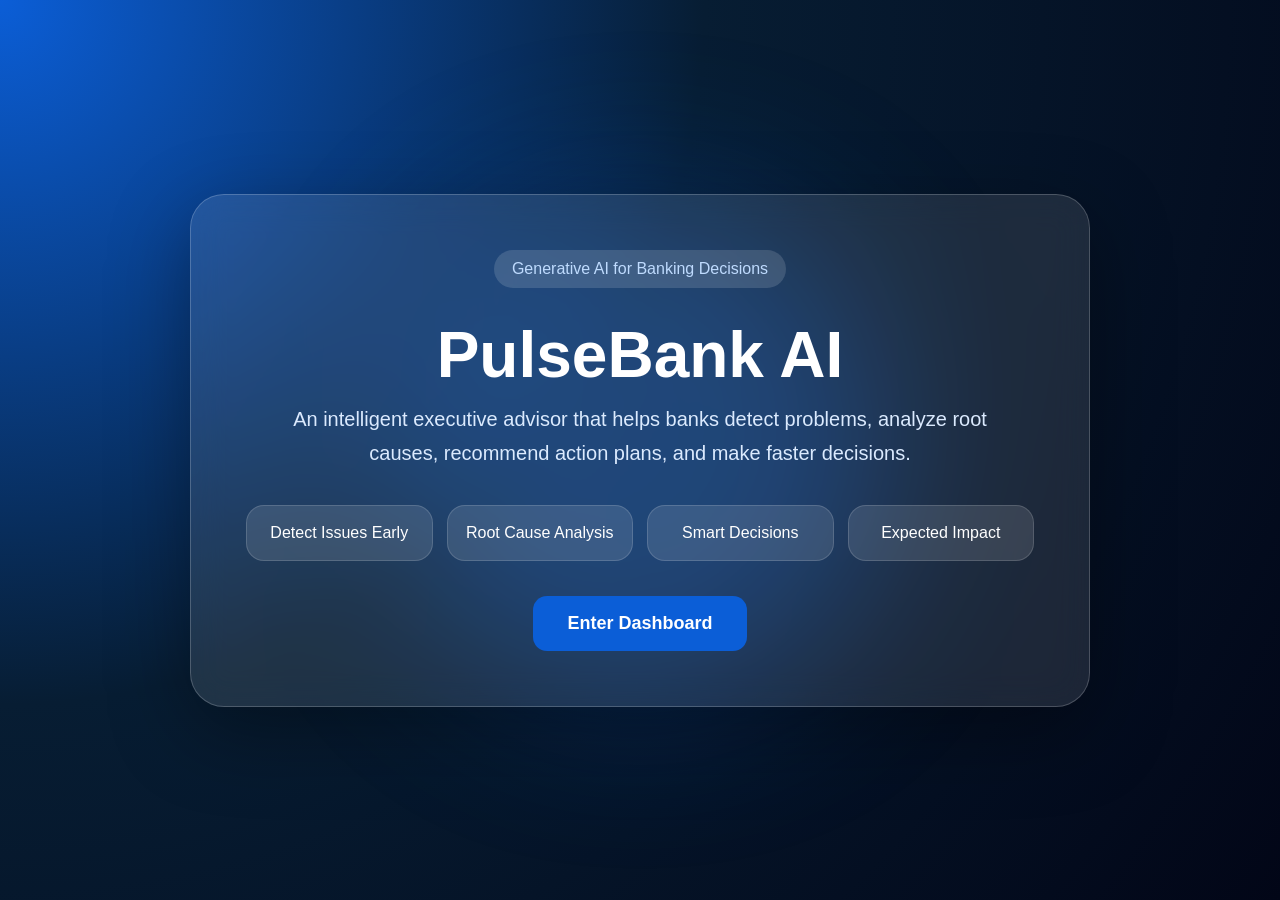
<file: index.html>
<!DOCTYPE html>
<html lang="en">
<head>
  <meta charset="UTF-8" />
  <meta name="viewport" content="width=device-width, initial-scale=1.0" />
  <title>PulseBank AI</title>
  <link rel="stylesheet" href="css/style.css" />
</head>
<body class="home-body">

<section class="home-page">
  <div class="home-bg"></div>

  <div class="home-card">
    <div class="badge">Generative AI for Banking Decisions</div>
    <h1>PulseBank AI</h1>
    <p>
      An intelligent executive advisor that helps banks detect problems,
      analyze root causes, recommend action plans, and make faster decisions.
    </p>

    <div class="home-features">
      <div> Detect Issues Early</div>
      <div> Root Cause Analysis</div>
      <div> Smart Decisions</div>
      <div> Expected Impact</div>
    </div>

    <a class="enter-btn" href="dashboard.html">Enter Dashboard</a>
  </div>
</section>

</body>
</html>
</file>
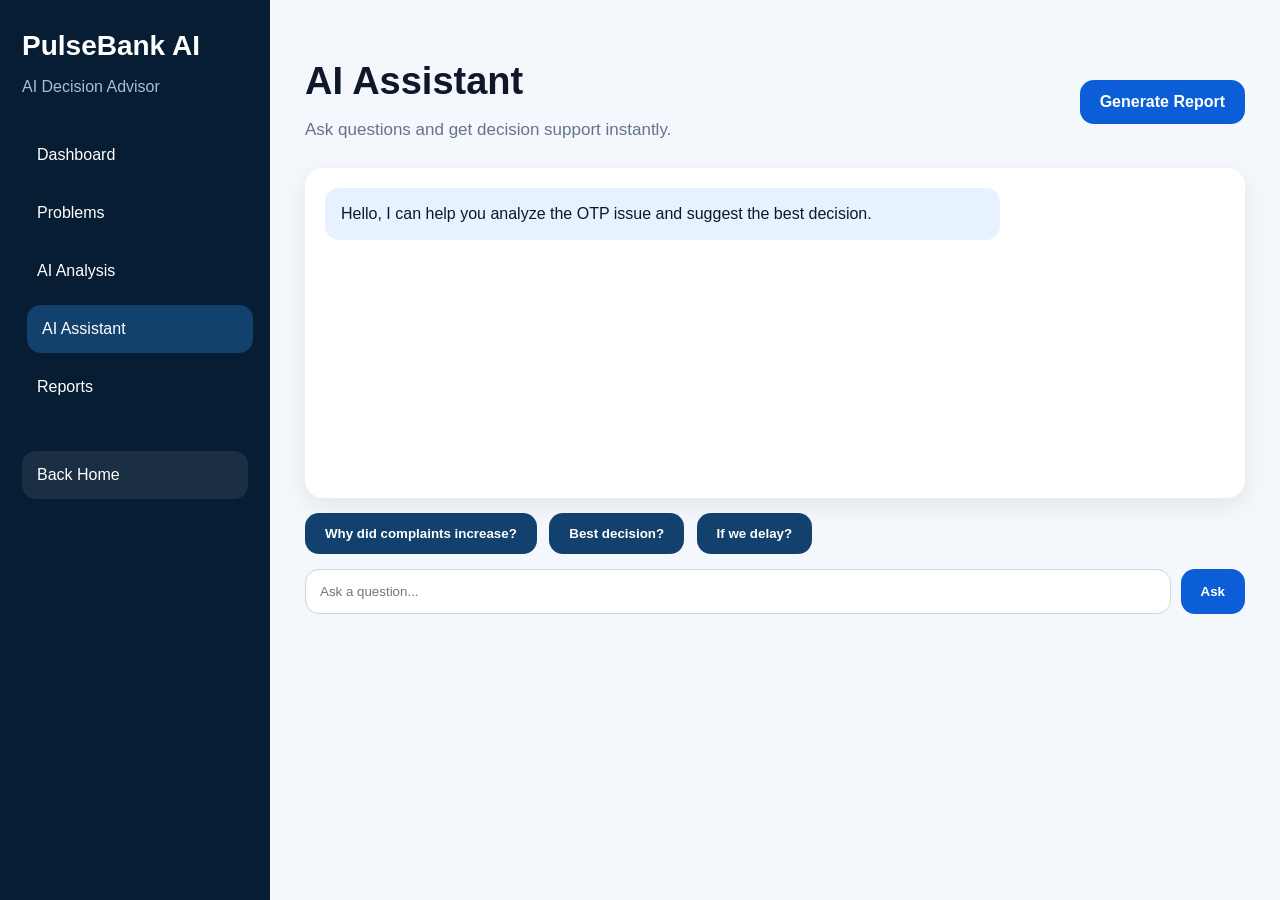
<file: assistant.html>
<!DOCTYPE html>
<html lang="en">
<head>
  <meta charset="UTF-8" />
  <meta name="viewport" content="width=device-width, initial-scale=1.0" />
  <title>AI Assistant | PulseBank AI</title>
  <link rel="stylesheet" href="css/style.css" />
</head>
<body>

<aside class="sidebar">
  <h2>PulseBank AI</h2>
  <p>AI Decision Advisor</p>

  <a class="nav" href="dashboard.html">Dashboard</a>
  <a class="nav" href="problems.html">Problems</a>
  <a class="nav" href="analysis.html?id=otp">AI Analysis</a>
  <a class="nav active" href="assistant.html">AI Assistant</a>
  <a class="nav" href="reports.html">Reports</a>
  <a class="nav ghost" href="index.html">Back Home</a>
</aside>

<main class="main">
  <div class="top">
    <div>
      <h1>AI Assistant</h1>
      <p class="subtitle">Ask questions and get decision support instantly.</p>
    </div>
    <a class="btn" href="reports.html">Generate Report</a>
  </div>

  <div class="chat-box" id="chatBox">
    <div class="message ai">Hello, I can help you analyze the OTP issue and suggest the best decision.</div>
  </div>

  <div class="quick">
    <button onclick="quickAsk('Why did complaints increase?')">Why did complaints increase?</button>
    <button onclick="quickAsk('What is the best decision now?')">Best decision?</button>
    <button onclick="quickAsk('What if we delay fixing it?')">If we delay?</button>
  </div>

  <div class="chat-input">
    <input id="userQuestion" placeholder="Ask a question..." />
    <button onclick="askAI()">Ask</button>
  </div>
</main>

<script src="js/script.js"></script>
</body>
</html>
</file>
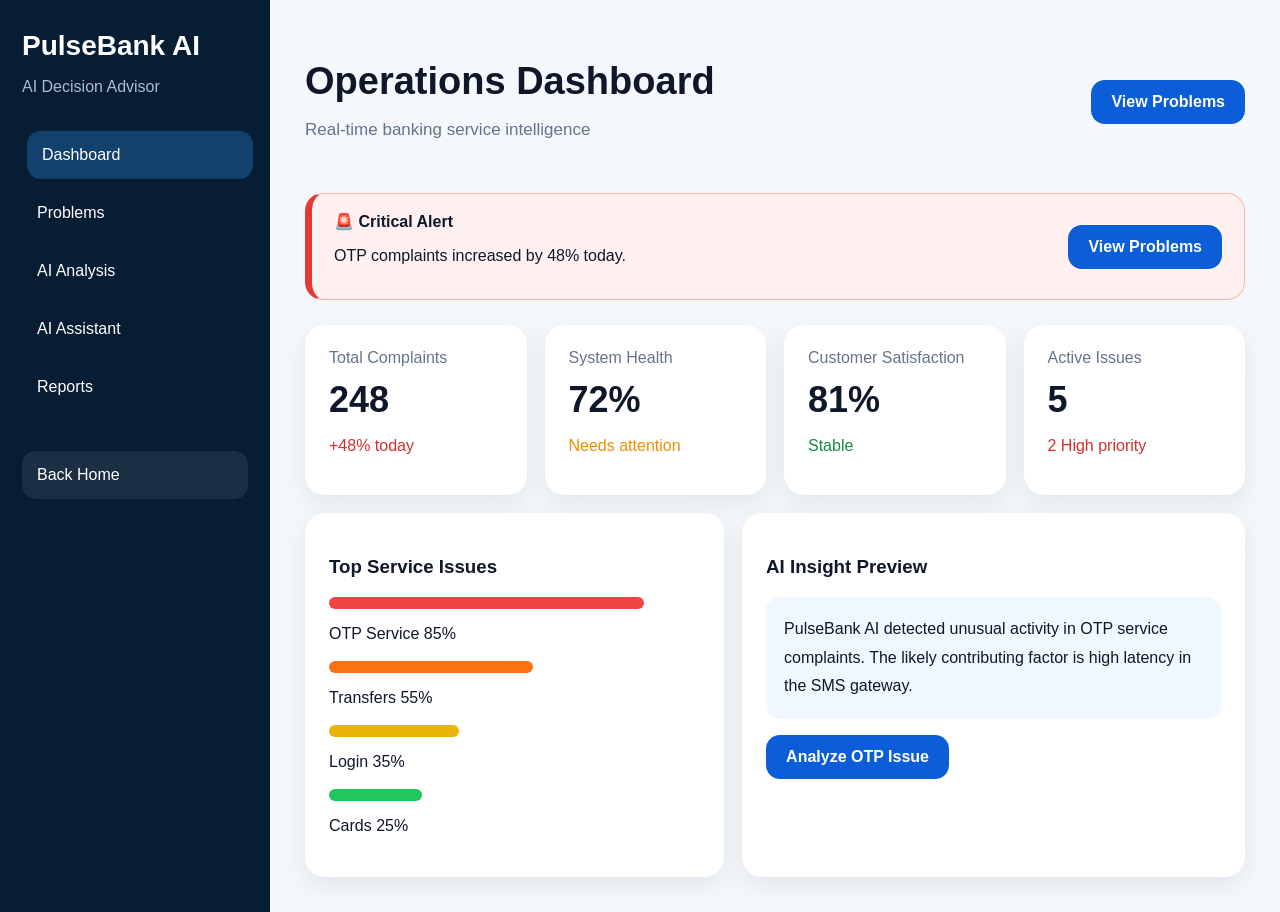
<file: dashboard.html>
<!DOCTYPE html>
<html lang="en">
<head>
  <meta charset="UTF-8" />
  <meta name="viewport" content="width=device-width, initial-scale=1.0" />
  <title>Dashboard | PulseBank AI</title>
  <link rel="stylesheet" href="css/style.css" />
</head>
<body>

<aside class="sidebar">
  <h2>PulseBank AI</h2>
  <p>AI Decision Advisor</p>

  <a class="nav active" href="dashboard.html">Dashboard</a>
  <a class="nav" href="problems.html">Problems</a>
  <a class="nav" href="analysis.html">AI Analysis</a>
  <a class="nav" href="assistant.html">AI Assistant</a>
  <a class="nav" href="reports.html">Reports</a>
  <a class="nav ghost" href="index.html">Back Home</a>
</aside>

<main class="main">
  <div class="top">
    <div>
      <h1>Operations Dashboard</h1>
      <p class="subtitle">Real-time banking service intelligence</p>
    </div>
    <a class="btn" href="problems.html">View Problems</a>
  </div>

  <div class="alert">
    <div>
      <strong>🚨 Critical Alert</strong>
      <p>OTP complaints increased by 48% today.</p>
    </div>
    <a class="btn" href="problems.html">View Problems</a>
  </div>

  <section class="cards">
    <div class="card"><span>Total Complaints</span><h2>248</h2><p class="red">+48% today</p></div>
    <div class="card"><span>System Health</span><h2>72%</h2><p class="orange">Needs attention</p></div>
    <div class="card"><span>Customer Satisfaction</span><h2>81%</h2><p class="green">Stable</p></div>
    <div class="card"><span>Active Issues</span><h2>5</h2><p class="red">2 High priority</p></div>
  </section>

  <section class="grid">
    <div class="panel">
      <h3>Top Service Issues</h3>
      <div class="bar redbar"><span style="width:85%"></span><p>OTP Service 85%</p></div>
      <div class="bar orangebar"><span style="width:55%"></span><p>Transfers 55%</p></div>
      <div class="bar yellowbar"><span style="width:35%"></span><p>Login 35%</p></div>
      <div class="bar greenbar"><span style="width:25%"></span><p>Cards 25%</p></div>
    </div>

    <div class="panel">
      <h3>AI Insight Preview</h3>
      <p class="insight">
        PulseBank AI detected unusual activity in OTP service complaints.
        The likely contributing factor is high latency in the SMS gateway.
      </p>
      <a class="btn" href="analysis.html?id=otp">Analyze OTP Issue</a>
    </div>
  </section>
</main>

</body>
</html>
</file>
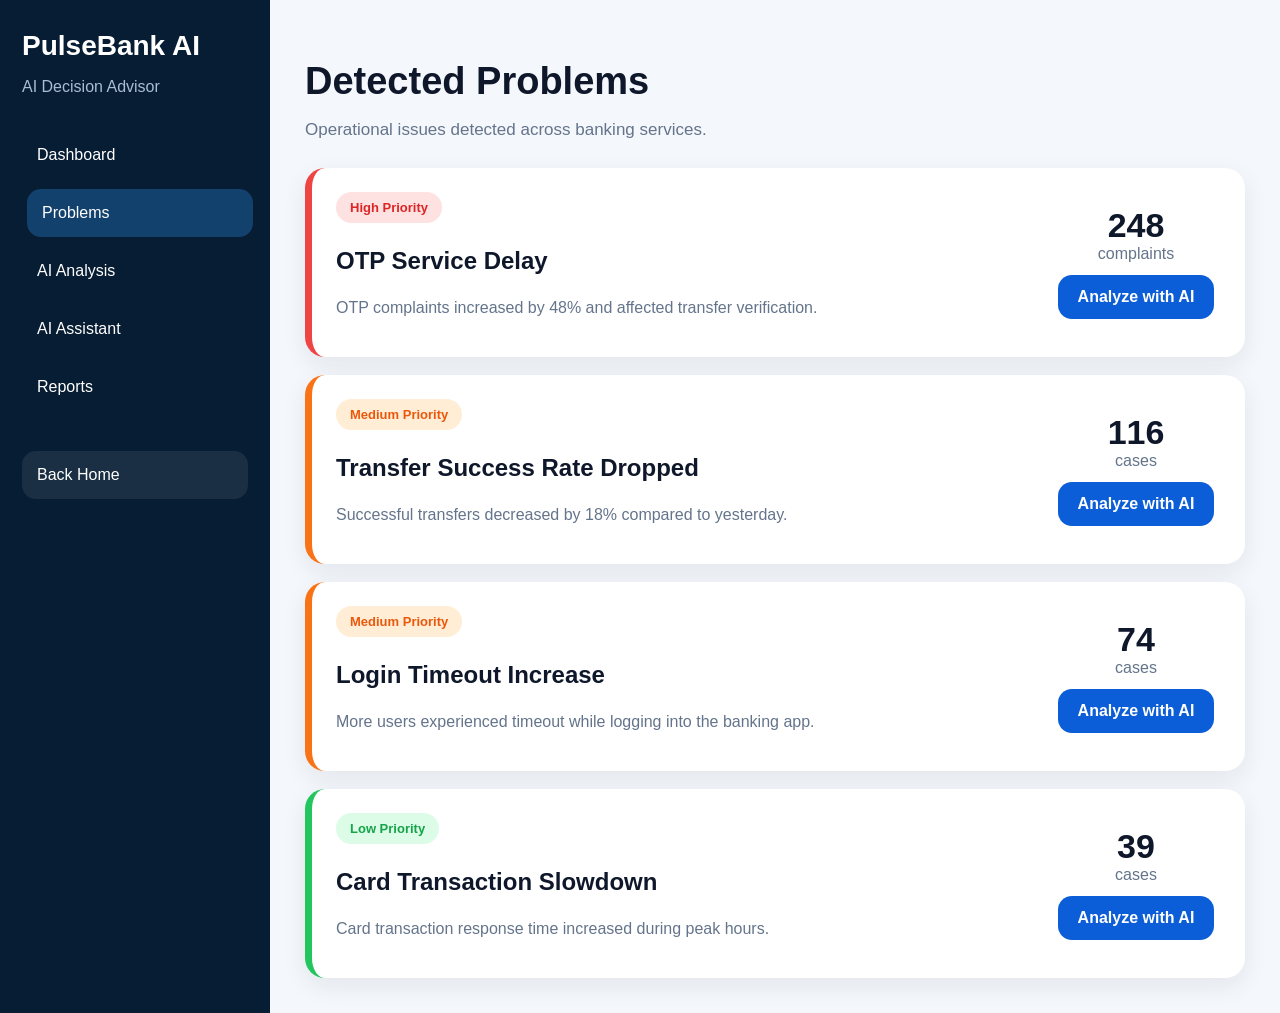
<file: problems.html>
<!DOCTYPE html>
<html lang="en">
<head>
  <meta charset="UTF-8" />
  <meta name="viewport" content="width=device-width, initial-scale=1.0" />
  <title>Problems | PulseBank AI</title>
  <link rel="stylesheet" href="css/style.css" />
</head>
<body>

<aside class="sidebar">
  <h2>PulseBank AI</h2>
  <p>AI Decision Advisor</p>

  <a class="nav" href="dashboard.html">Dashboard</a>
  <a class="nav active" href="problems.html">Problems</a>
  <a class="nav" href="analysis.html">AI Analysis</a>
  <a class="nav" href="assistant.html">AI Assistant</a>
  <a class="nav" href="reports.html">Reports</a>
  <a class="nav ghost" href="index.html">Back Home</a>
</aside>

<main class="main">
  <div class="top">
    <div>
      <h1>Detected Problems</h1>
      <p class="subtitle">Operational issues detected across banking services.</p>
    </div>
  </div>

  <div class="problem-list">

    <div class="problem-card high">
      <div>
        <span class="status-pill danger-pill">High Priority</span>
        <h3>OTP Service Delay</h3>
        <p>OTP complaints increased by 48% and affected transfer verification.</p>
      </div>
      <div class="problem-meta">
        <b>248</b>
        <span>complaints</span>
        <a class="btn" href="analysis.html?id=otp">Analyze with AI</a>
      </div>
    </div>

    <div class="problem-card medium">
      <div>
        <span class="status-pill warning-pill">Medium Priority</span>
        <h3>Transfer Success Rate Dropped</h3>
        <p>Successful transfers decreased by 18% compared to yesterday.</p>
      </div>
      <div class="problem-meta">
        <b>116</b>
        <span>cases</span>
        <a class="btn" href="analysis.html?id=transfer">Analyze with AI</a>
      </div>
    </div>

    <div class="problem-card medium">
      <div>
        <span class="status-pill warning-pill">Medium Priority</span>
        <h3>Login Timeout Increase</h3>
        <p>More users experienced timeout while logging into the banking app.</p>
      </div>
      <div class="problem-meta">
        <b>74</b>
        <span>cases</span>
        <a class="btn" href="analysis.html?id=login">Analyze with AI</a>
      </div>
    </div>

    <div class="problem-card low">
      <div>
        <span class="status-pill success-pill">Low Priority</span>
        <h3>Card Transaction Slowdown</h3>
        <p>Card transaction response time increased during peak hours.</p>
      </div>
      <div class="problem-meta">
        <b>39</b>
        <span>cases</span>
        <a class="btn" href="analysis.html?id=cards">Analyze with AI</a>
      </div>
    </div>

  </div>
</main>

</body>
</html>
</file>
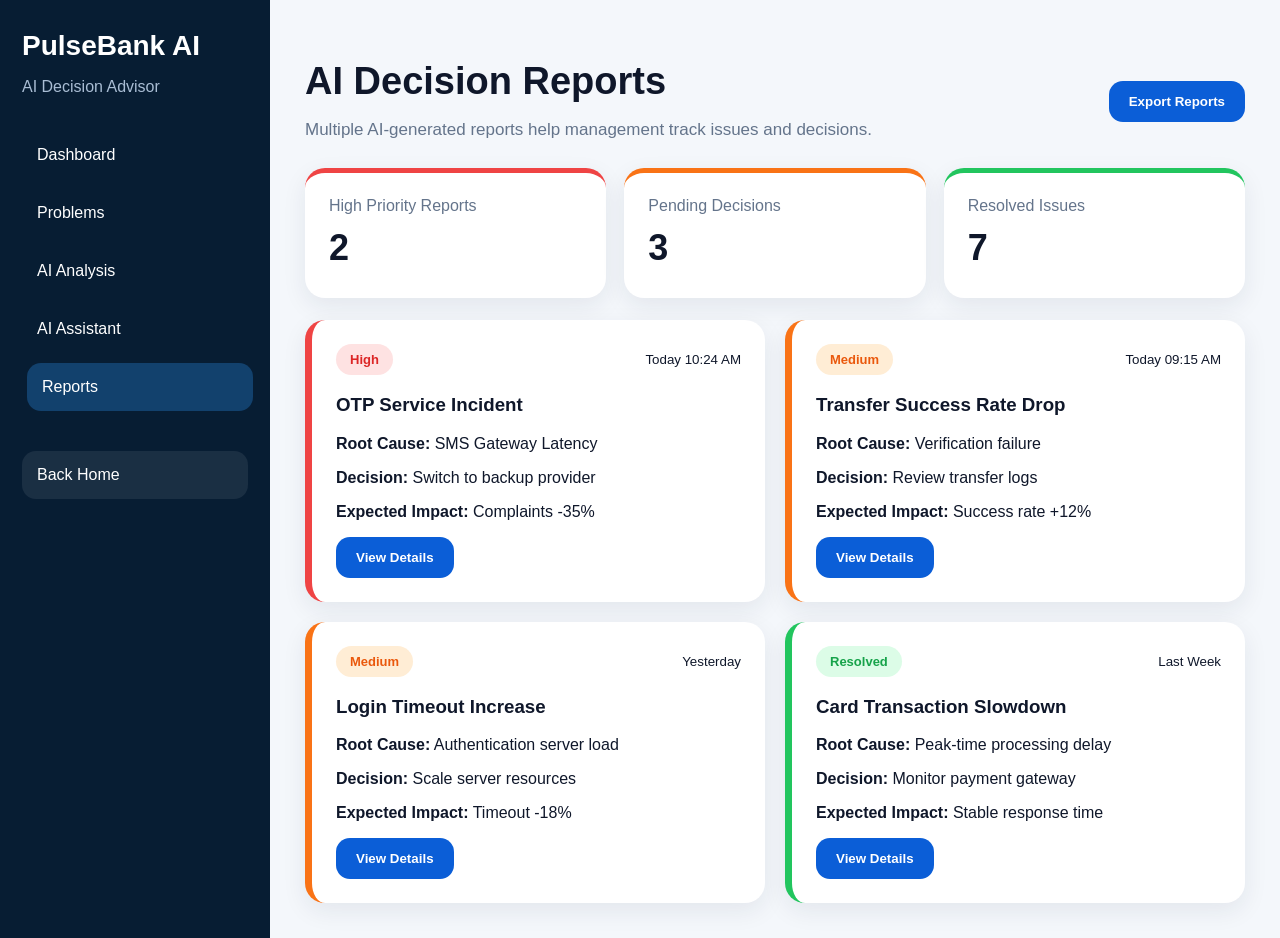
<file: reports.html>
<!DOCTYPE html>
<html lang="en">
<head>
  <meta charset="UTF-8" />
  <meta name="viewport" content="width=device-width, initial-scale=1.0" />
  <title>Reports | PulseBank AI</title>
  <link rel="stylesheet" href="css/style.css" />
</head>
<body>

<aside class="sidebar">
  <h2>PulseBank AI</h2>
  <p>AI Decision Advisor</p>

  <a class="nav" href="dashboard.html">Dashboard</a>
  <a class="nav" href="problems.html">Problems</a>
  <a class="nav" href="analysis.html?id=otp">AI Analysis</a>
  <a class="nav" href="assistant.html">AI Assistant</a>
  <a class="nav active" href="reports.html">Reports</a>
  <a class="nav ghost" href="index.html">Back Home</a>
</aside>

<main class="main">
  <div class="top">
    <div>
      <h1>AI Decision Reports</h1>
      <p class="subtitle">Multiple AI-generated reports help management track issues and decisions.</p>
    </div>
    <button onclick="window.print()">Export Reports</button>
  </div>

  <div class="report-summary">
    <div class="summary-card red-card"><span>High Priority Reports</span><h2>2</h2></div>
    <div class="summary-card orange-card"><span>Pending Decisions</span><h2>3</h2></div>
    <div class="summary-card green-card"><span>Resolved Issues</span><h2>7</h2></div>
  </div>

  <div class="reports-grid">
    <div class="report-card high-report">
      <div class="report-head"><span class="status-pill danger-pill">High</span><small>Today 10:24 AM</small></div>
      <h3>OTP Service Incident</h3>
      <p><b>Root Cause:</b> SMS Gateway Latency</p>
      <p><b>Decision:</b> Switch to backup provider</p>
      <p><b>Expected Impact:</b> Complaints -35%</p>
      <button>View Details</button>
    </div>

    <div class="report-card medium-report">
      <div class="report-head"><span class="status-pill warning-pill">Medium</span><small>Today 09:15 AM</small></div>
      <h3>Transfer Success Rate Drop</h3>
      <p><b>Root Cause:</b> Verification failure</p>
      <p><b>Decision:</b> Review transfer logs</p>
      <p><b>Expected Impact:</b> Success rate +12%</p>
      <button>View Details</button>
    </div>

    <div class="report-card medium-report">
      <div class="report-head"><span class="status-pill warning-pill">Medium</span><small>Yesterday</small></div>
      <h3>Login Timeout Increase</h3>
      <p><b>Root Cause:</b> Authentication server load</p>
      <p><b>Decision:</b> Scale server resources</p>
      <p><b>Expected Impact:</b> Timeout -18%</p>
      <button>View Details</button>
    </div>

    <div class="report-card low-report">
      <div class="report-head"><span class="status-pill success-pill">Resolved</span><small>Last Week</small></div>
      <h3>Card Transaction Slowdown</h3>
      <p><b>Root Cause:</b> Peak-time processing delay</p>
      <p><b>Decision:</b> Monitor payment gateway</p>
      <p><b>Expected Impact:</b> Stable response time</p>
      <button>View Details</button>
    </div>
  </div>
</main>

</body>
</html>
</file>
<file: css/style.css>
* {
  box-sizing: border-box;
  font-family: Arial, sans-serif;
}

body {
  margin: 0;
  display: flex;
  background: #f4f7fb;
  color: #0f172a;
}

a {
  text-decoration: none;
}

.home-body {
  display: block;
}

.home-page {
  min-height: 100vh;
  display: flex;
  align-items: center;
  justify-content: center;
  background: radial-gradient(circle at top left, #0b5ed7, #071d33 45%, #020617);
  padding: 40px;
  overflow: hidden;
}

.home-bg {
  position: absolute;
  width: 500px;
  height: 500px;
  background: rgba(11, 94, 215, 0.35);
  filter: blur(80px);
  border-radius: 50%;
  animation: float 5s infinite alternate;
}

.home-card {
  position: relative;
  z-index: 2;
  width: min(900px, 95%);
  background: rgba(255,255,255,0.10);
  border: 1px solid rgba(255,255,255,0.20);
  backdrop-filter: blur(18px);
  border-radius: 34px;
  padding: 55px;
  color: white;
  text-align: center;
  box-shadow: 0 25px 80px rgba(0,0,0,0.35);
}

.badge {
  display: inline-block;
  background: rgba(255,255,255,0.14);
  padding: 10px 18px;
  border-radius: 30px;
  margin-bottom: 20px;
  color: #bfdbfe;
}

.home-card h1 {
  font-size: 64px;
  margin: 10px 0;
}

.home-card p {
  font-size: 20px;
  color: #dbeafe;
  line-height: 1.7;
  max-width: 700px;
  margin: auto;
}

.home-features {
  display: grid;
  grid-template-columns: repeat(4, 1fr);
  gap: 14px;
  margin: 35px 0;
}

.home-features div {
  background: rgba(255,255,255,0.12);
  border: 1px solid rgba(255,255,255,0.15);
  border-radius: 18px;
  padding: 18px;
  transition: 0.3s;
}

.home-features div:hover,
.card:hover,
.panel:hover,
.report-card:hover,
.problem-card:hover {
  transform: translateY(-6px);
}

.enter-btn,
.btn,
button {
  display: inline-block;
  background: #0b5ed7;
  color: white;
  border: none;
  padding: 13px 20px;
  border-radius: 14px;
  cursor: pointer;
  font-weight: bold;
  transition: 0.25s;
}

.enter-btn {
  font-size: 18px;
  padding: 17px 34px;
}

.enter-btn:hover,
.btn:hover,
button:hover {
  background: #084bb0;
  transform: translateY(-2px);
}

.sidebar {
  width: 270px;
  min-height: 100vh;
  background: #071d33;
  color: white;
  padding: 30px 22px;
}

.sidebar h2 {
  margin: 0;
  font-size: 28px;
}

.sidebar p {
  color: #a9bdd4;
  margin-bottom: 35px;
}

.nav {
  width: 100%;
  display: block;
  color: white;
  padding: 15px;
  margin-bottom: 10px;
  border-radius: 14px;
  font-size: 16px;
  transition: 0.25s;
}

.nav.active,
.nav:hover {
  background: #12416d;
  transform: translateX(5px);
}

.nav.ghost {
  margin-top: 40px;
  background: rgba(255,255,255,0.08);
}

.main {
  flex: 1;
  padding: 35px;
  animation: fade 0.35s ease;
}

.top {
  display: flex;
  justify-content: space-between;
  align-items: center;
}

h1 {
  font-size: 38px;
  margin-bottom: 8px;
}

.subtitle {
  color: #64748b;
  font-size: 17px;
  margin-bottom: 28px;
}

.alert {
  background: #fff1f0;
  border: 1px solid #ffb4ab;
  border-left: 7px solid #e53935;
  padding: 18px 22px;
  margin: 25px 0;
  border-radius: 18px;
  display: flex;
  justify-content: space-between;
  align-items: center;
}

.cards {
  display: grid;
  grid-template-columns: repeat(4, 1fr);
  gap: 18px;
}

.card,
.panel,
.analysis-hero,
.mini-card,
.summary-card,
.report-card {
  background: white;
  border-radius: 20px;
  padding: 24px;
  box-shadow: 0 8px 24px rgba(20, 35, 60, 0.08);
  transition: 0.25s;
}

.card span,
.mini-card span,
.summary-card span {
  color: #64748b;
}

.card h2,
.summary-card h2 {
  font-size: 36px;
  margin: 12px 0 5px;
}

.red { color: #d32f2f; }
.green { color: #168a45; }
.orange { color: #f08c00; }

.grid {
  display: grid;
  grid-template-columns: 1fr 1.2fr;
  gap: 18px;
  margin-top: 18px;
}

.bar {
  margin: 18px 0;
}

.bar span {
  display: block;
  height: 12px;
  border-radius: 20px;
}

.redbar span { background: #ef4444; }
.orangebar span { background: #f97316; }
.yellowbar span { background: #eab308; }
.greenbar span { background: #22c55e; }

.insight {
  background: #f1f7ff;
  padding: 18px;
  border-radius: 14px;
  line-height: 1.8;
}

.problem-list {
  display: grid;
  gap: 18px;
}

.problem-card {
  background: white;
  border-radius: 20px;
  padding: 24px;
  display: flex;
  justify-content: space-between;
  gap: 20px;
  align-items: center;
  box-shadow: 0 8px 24px rgba(20, 35, 60, 0.08);
  transition: 0.25s;
}

.problem-card.high { border-left: 7px solid #ef4444; }
.problem-card.medium { border-left: 7px solid #f97316; }
.problem-card.low { border-left: 7px solid #22c55e; }

.problem-card h3 {
  font-size: 24px;
}

.problem-card p {
  color: #64748b;
}

.problem-meta {
  min-width: 170px;
  text-align: center;
}

.problem-meta b {
  display: block;
  font-size: 34px;
}

.problem-meta span {
  display: block;
  color: #64748b;
  margin-bottom: 12px;
}

.status-pill {
  display: inline-block;
  padding: 8px 14px;
  border-radius: 999px;
  font-size: 13px;
  font-weight: bold;
}

.danger-pill { background: #fee2e2; color: #dc2626; }
.warning-pill { background: #ffedd5; color: #ea580c; }
.success-pill { background: #dcfce7; color: #16a34a; }

.analysis-hero {
  background: linear-gradient(135deg, #fff, #eef5ff);
  border-left: 8px solid #ef4444;
  display: flex;
  justify-content: space-between;
  align-items: center;
  margin-bottom: 24px;
}

.analysis-hero h2 {
  font-size: 32px;
}

.confidence-ring {
  width: 140px;
  height: 140px;
  border-radius: 50%;
  background: conic-gradient(#22c55e 0 96%, #e5e7eb 96% 100%);
  display: flex;
  flex-direction: column;
  align-items: center;
  justify-content: center;
}

.confidence-ring span {
  font-size: 34px;
  font-weight: bold;
}

.analysis-grid {
  display: grid;
  grid-template-columns: repeat(3, 1fr);
  gap: 18px;
  margin-bottom: 18px;
}

.red-card { border-top: 5px solid #ef4444; }
.orange-card { border-top: 5px solid #f97316; }
.blue-card { border-top: 5px solid #0b5ed7; }
.green-card { border-top: 5px solid #22c55e; }

.decision-layout {
  display: grid;
  grid-template-columns: 1.4fr 1fr;
  gap: 18px;
}

.steps li {
  margin-bottom: 12px;
}

.impact-item {
  padding: 18px;
  border-radius: 16px;
  margin-bottom: 14px;
  display: flex;
  justify-content: space-between;
  align-items: center;
}

.red-soft { background: #fee2e2; color: #991b1b; }
.green-soft { background: #dcfce7; color: #166534; }
.blue-soft { background: #dbeafe; color: #1e40af; }

.chat-box {
  background: white;
  border-radius: 18px;
  padding: 20px;
  height: 330px;
  overflow-y: auto;
  box-shadow: 0 8px 24px rgba(20, 35, 60, 0.08);
}

.message {
  padding: 13px 16px;
  border-radius: 14px;
  margin-bottom: 12px;
  max-width: 75%;
  line-height: 1.6;
}

.message.ai { background: #e8f1ff; }
.message.user {
  background: #071d33;
  color: white;
  margin-left: auto;
}

.quick {
  margin: 15px 0;
}

.quick button {
  margin-right: 8px;
  background: #12416d;
}

.chat-input {
  display: flex;
  gap: 10px;
}

.chat-input input {
  flex: 1;
  padding: 14px;
  border-radius: 14px;
  border: 1px solid #ccd6e0;
}

.report-summary {
  display: grid;
  grid-template-columns: repeat(3, 1fr);
  gap: 18px;
  margin-bottom: 22px;
}

.reports-grid {
  display: grid;
  grid-template-columns: repeat(2, 1fr);
  gap: 20px;
}

.report-head {
  display: flex;
  justify-content: space-between;
  align-items: center;
}

.high-report { border-left: 7px solid #ef4444; }
.medium-report { border-left: 7px solid #f97316; }
.low-report { border-left: 7px solid #22c55e; }

@keyframes fade {
  from { opacity: 0; transform: translateY(12px); }
  to { opacity: 1; transform: translateY(0); }
}

@keyframes float {
  from { transform: translate(-120px, -80px); }
  to { transform: translate(150px, 80px); }
}

@media (max-width: 900px) {
  body { flex-direction: column; }
  .sidebar { width: 100%; min-height: auto; }
  .cards, .grid, .home-features, .analysis-grid, .decision-layout, .report-summary, .reports-grid {
    grid-template-columns: 1fr;
  }
  .top, .alert, .analysis-hero {
    flex-direction: column;
    align-items: flex-start;
    gap: 12px;
  }
}
</file>
